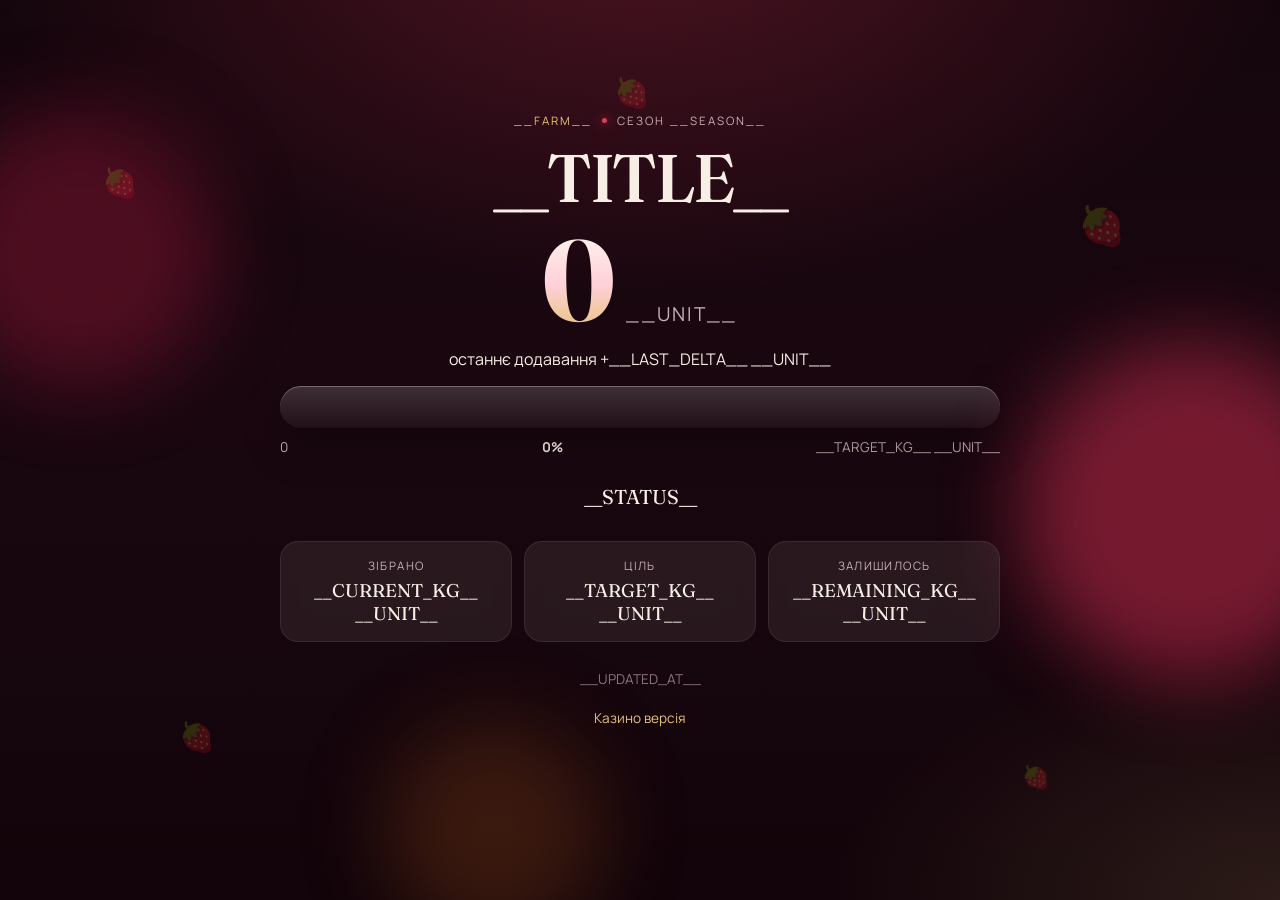
<file: site/index.html>
<!DOCTYPE html>
<html lang="uk">
  <head>
    <meta charset="utf-8" />
    <meta name="viewport" content="width=device-width, initial-scale=1" />
    <meta name="theme-color" content="#1a0710" />
    <meta name="description" content="__FARM__ — прогрес збору малини, сезон __SEASON__" />
    <title>__TITLE__ · __FARM__</title>
    <link rel="icon" href="./favicon.svg" type="image/svg+xml" />
    <link rel="icon" href="./favicon.png" type="image/png" sizes="32x32" />
    <link rel="apple-touch-icon" href="./apple-touch-icon.png" />
    <link rel="preconnect" href="https://fonts.googleapis.com" />
    <link rel="preconnect" href="https://fonts.gstatic.com" crossorigin />
    <link
      href="https://fonts.googleapis.com/css2?family=Fraunces:opsz,wght@9..144,560;9..144,720&family=Manrope:wght@400;600;700&display=swap"
      rel="stylesheet"
    />
    <link rel="stylesheet" href="./styles.css" />
    <script>
      document.documentElement.classList.add("js");
    </script>
    <style>
      :root {
        --progress: __PROGRESS__;
        --progress-ratio: __PROGRESS_RATIO__;
      }
    </style>
  </head>
  <body class="__DONE_CLASS__">
    <div class="atmosphere" aria-hidden="true">
      <span class="orb orb-a"></span>
      <span class="orb orb-b"></span>
      <span class="orb orb-c"></span>
      <span class="berry berry-1">🍓</span>
      <span class="berry berry-2">🍓</span>
      <span class="berry berry-3">🍓</span>
      <span class="berry berry-4">🍓</span>
      <span class="berry berry-5">🍓</span>
    </div>

    <main class="stage">
      <p class="kicker">
        <span class="kicker__farm">__FARM__</span>
        <span class="kicker__dot"></span>
        <span>Сезон __SEASON__</span>
      </p>

      <h1>__TITLE__</h1>

      <p class="hero">
        <span
          class="hero__value"
          data-current="__CURRENT_KG_RAW__"
          data-target="__TARGET_KG_RAW__"
        >0</span>
        <span class="hero__unit">__UNIT__</span>
      </p>

      <p class="__DELTA_CLASS__">останнє додавання +__LAST_DELTA__ __UNIT__</p>

      <section
        class="vessel"
        role="progressbar"
        aria-label="Прогрес збору малини"
        aria-valuemin="0"
        aria-valuemax="__TARGET_KG_RAW__"
        aria-valuenow="__CURRENT_KG_RAW__"
        aria-valuetext="__CURRENT_KG__ з __TARGET_KG__ __UNIT__"
      >
        <div class="vessel__glass">
          <div class="vessel__fill">
            <div class="vessel__juice">
              <span class="vessel__sheen"></span>
              <span class="vessel__seeds"></span>
              <span class="bubble b1"></span>
              <span class="bubble b2"></span>
              <span class="bubble b3"></span>
            </div>
          </div>
        </div>
        <div class="vessel__meta">
          <span>0</span>
          <strong data-percent="__PERCENT_RAW__">0%</strong>
          <span>__TARGET_KG__ __UNIT__</span>
        </div>
      </section>

      <p class="status">__STATUS__</p>

      <dl class="stats">
        <div>
          <dt>Зібрано</dt>
          <dd>__CURRENT_KG__ __UNIT__</dd>
        </div>
        <div>
          <dt>Ціль</dt>
          <dd>__TARGET_KG__ __UNIT__</dd>
        </div>
        <div>
          <dt>Залишилось</dt>
          <dd>__REMAINING_KG__ __UNIT__</dd>
        </div>
      </dl>

      <p class="updated">__UPDATED_AT__</p>
      <p class="alt-link"><a href="./casino/">Казино версія</a></p>
    </main>

    <script src="./app.js"></script>
  </body>
</html>
</file>
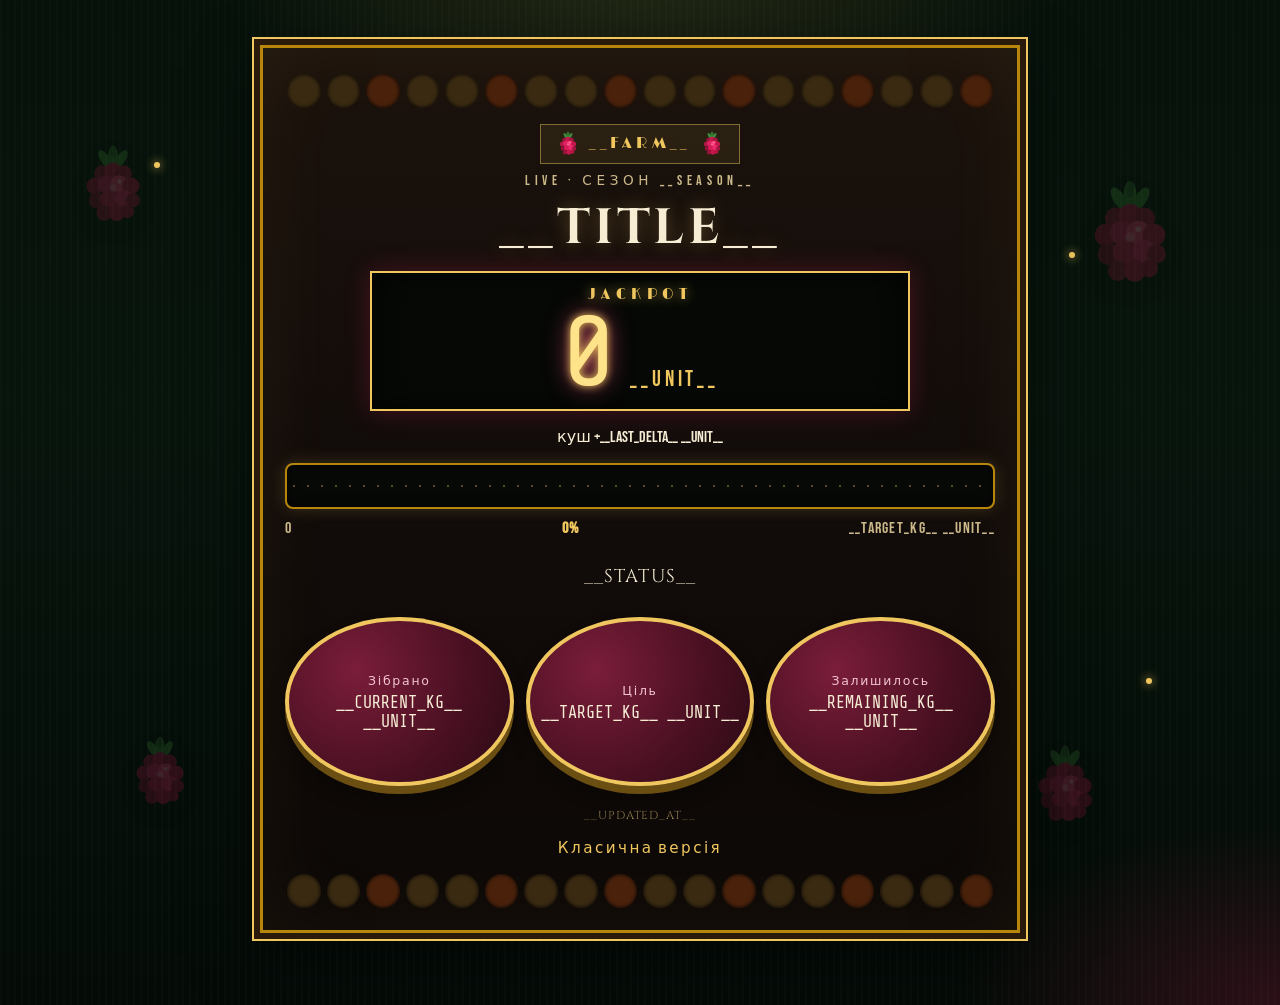
<file: site/casino/index.html>
<!DOCTYPE html>
<html lang="uk">
  <head>
    <meta charset="utf-8" />
    <meta name="viewport" content="width=device-width, initial-scale=1" />
    <meta name="theme-color" content="#070d08" />
    <meta name="description" content="__FARM__ — прогрес збору малини, сезон __SEASON__" />
    <title>__TITLE__ · __FARM__</title>
    <link rel="icon" href="./favicon.svg" type="image/svg+xml" />
    <link rel="icon" href="./favicon.png" type="image/png" sizes="32x32" />
    <link rel="apple-touch-icon" href="./apple-touch-icon.png" />
    <link rel="preconnect" href="https://fonts.googleapis.com" />
    <link rel="preconnect" href="https://fonts.gstatic.com" crossorigin />
    <link
      href="https://fonts.googleapis.com/css2?family=Bebas+Neue&family=Cinzel:wght@600;700&family=Limelight&family=Share+Tech+Mono&display=swap"
      rel="stylesheet"
    />
    <link rel="stylesheet" href="./styles.css" />
    <script>
      document.documentElement.classList.add("js");
    </script>
    <style>
      :root {
        --progress: __PROGRESS__;
        --progress-ratio: __PROGRESS_RATIO__;
      }
    </style>
  </head>
  <body class="__DONE_CLASS__">
    <svg width="0" height="0" class="svg-defs" aria-hidden="true">
      <symbol id="raspberry" viewBox="0 0 80 92">
        <g fill="#3f8a3a">
          <ellipse cx="40" cy="13" rx="5.5" ry="12" />
          <ellipse cx="31" cy="16" rx="5" ry="11" transform="rotate(-32 31 16)" />
          <ellipse cx="49" cy="16" rx="5" ry="11" transform="rotate(32 49 16)" />
          <ellipse cx="40" cy="8" rx="3.2" ry="7" fill="#2f6b2c" />
        </g>
        <g>
          <circle cx="28" cy="32" r="9" fill="#9b123c" />
          <circle cx="40" cy="30" r="10" fill="#c4184d" />
          <circle cx="52" cy="32" r="9" fill="#a81442" />
          <circle cx="20" cy="46" r="9.5" fill="#b11645" />
          <circle cx="33" cy="44" r="10" fill="#e02363" />
          <circle cx="47" cy="44" r="10" fill="#ff3b78" />
          <circle cx="60" cy="46" r="9.5" fill="#c4184d" />
          <circle cx="22" cy="62" r="9" fill="#8f1038" />
          <circle cx="36" cy="60" r="10.5" fill="#d61d58" />
          <circle cx="52" cy="60" r="10" fill="#f02a6c" />
          <circle cx="62" cy="62" r="8" fill="#a81442" />
          <circle cx="30" cy="76" r="8.5" fill="#9b123c" />
          <circle cx="44" cy="76" r="9" fill="#c4184d" />
          <circle cx="56" cy="74" r="7.5" fill="#b11645" />
          <circle cx="40" cy="48" r="4" fill="#ffd0de" opacity="0.35" />
          <circle cx="47" cy="41" r="2.4" fill="#fff5f8" opacity="0.45" />
        </g>
      </symbol>
    </svg>

    <div class="felt" aria-hidden="true">
      <span class="spark s1"></span>
      <span class="spark s2"></span>
      <span class="spark s3"></span>
      <span class="spark s4"></span>
      <svg class="float-berry b1"><use href="#raspberry" /></svg>
      <svg class="float-berry b2"><use href="#raspberry" /></svg>
      <svg class="float-berry b3"><use href="#raspberry" /></svg>
      <svg class="float-berry b4"><use href="#raspberry" /></svg>
      <svg class="float-berry b5"><use href="#raspberry" /></svg>
    </div>

    <main class="cabinet">
      <div class="marquee marquee-top" aria-hidden="true">
        <span></span><span></span><span></span><span></span><span></span><span></span>
        <span></span><span></span><span></span><span></span><span></span><span></span>
        <span></span><span></span><span></span><span></span><span></span><span></span>
      </div>

      <p class="plaque">
        <svg class="plaque__berry"><use href="#raspberry" /></svg>
        <span>__FARM__</span>
        <svg class="plaque__berry"><use href="#raspberry" /></svg>
      </p>

      <p class="kicker">LIVE · СЕЗОН __SEASON__</p>
      <h1>__TITLE__</h1>

      <div class="jackpot">
        <p class="jackpot__label">JACKPOT</p>
        <p class="hero">
          <span
            class="hero__value"
            data-current="__CURRENT_KG_RAW__"
            data-target="__TARGET_KG_RAW__"
          >0</span>
          <span class="hero__unit">__UNIT__</span>
        </p>
      </div>

      <p class="__DELTA_CLASS__">куш +__LAST_DELTA__ __UNIT__</p>

      <section
        class="vessel"
        role="progressbar"
        aria-label="Прогрес збору малини"
        aria-valuemin="0"
        aria-valuemax="__TARGET_KG_RAW__"
        aria-valuenow="__CURRENT_KG_RAW__"
        aria-valuetext="__CURRENT_KG__ з __TARGET_KG__ __UNIT__"
      >
        <div class="vessel__glass">
          <div class="vessel__lights" aria-hidden="true"></div>
          <div class="vessel__fill">
            <div class="vessel__juice">
              <span class="vessel__sheen"></span>
            </div>
          </div>
        </div>
        <div class="vessel__meta">
          <span>0</span>
          <strong data-percent="__PERCENT_RAW__">0%</strong>
          <span>__TARGET_KG__ __UNIT__</span>
        </div>
      </section>

      <p class="status">__STATUS__</p>

      <dl class="stats">
        <div>
          <dt>Зібрано</dt>
          <dd>__CURRENT_KG__ __UNIT__</dd>
        </div>
        <div>
          <dt>Ціль</dt>
          <dd>__TARGET_KG__ __UNIT__</dd>
        </div>
        <div>
          <dt>Залишилось</dt>
          <dd>__REMAINING_KG__ __UNIT__</dd>
        </div>
      </dl>

      <p class="updated">__UPDATED_AT__</p>
      <p class="alt-link"><a href="../">Класична версія</a></p>

      <div class="marquee marquee-bottom" aria-hidden="true">
        <span></span><span></span><span></span><span></span><span></span><span></span>
        <span></span><span></span><span></span><span></span><span></span><span></span>
        <span></span><span></span><span></span><span></span><span></span><span></span>
      </div>
    </main>

    <script src="./app.js"></script>
  </body>
</html>
</file>
<file: site/styles.css>
:root {
  --progress: 0%;
  --wine: #1a0710;
  --wine-soft: #2a0d18;
  --berry: #e23b5b;
  --berry-deep: #9b1d38;
  --gold: #e8c37a;
  --cream: #f7efe6;
  --muted: #c9b0b6;
  --glass: rgba(255, 247, 240, 0.08);
}

* {
  box-sizing: border-box;
}

html,
body {
  margin: 0;
  min-height: 100%;
}

body {
  font-family: Manrope, system-ui, sans-serif;
  color: var(--cream);
  background:
    radial-gradient(1200px 700px at 50% -10%, rgba(226, 59, 91, 0.28), transparent 55%),
    radial-gradient(900px 500px at 100% 100%, rgba(232, 195, 122, 0.12), transparent 50%),
    linear-gradient(180deg, #14050c 0%, var(--wine) 42%, #12040a 100%);
  overflow-x: hidden;
}

.atmosphere {
  position: fixed;
  inset: 0;
  pointer-events: none;
  overflow: hidden;
}

.orb {
  position: absolute;
  border-radius: 50%;
  filter: blur(40px);
  opacity: 0.55;
}

.orb-a {
  width: 280px;
  height: 280px;
  left: -60px;
  top: 12%;
  background: #7a1430;
  animation: drift 16s ease-in-out infinite;
}

.orb-b {
  width: 340px;
  height: 340px;
  right: -80px;
  top: 38%;
  background: #c42b4c;
  animation: drift 22s ease-in-out infinite reverse;
}

.orb-c {
  width: 220px;
  height: 220px;
  left: 30%;
  bottom: -40px;
  background: #5a2a12;
  animation: drift 18s ease-in-out infinite;
}

.berry {
  position: absolute;
  font-size: 1.8rem;
  opacity: 0.22;
  filter: blur(0.2px);
  animation: float 9s ease-in-out infinite;
}

.berry-1 { left: 8%; top: 18%; animation-delay: 0s; }
.berry-2 { right: 12%; top: 22%; animation-delay: -2s; font-size: 2.4rem; }
.berry-3 { left: 14%; bottom: 16%; animation-delay: -4s; }
.berry-4 { right: 18%; bottom: 12%; animation-delay: -1s; font-size: 1.4rem; }
.berry-5 { left: 48%; top: 8%; animation-delay: -6s; }

.stage {
  position: relative;
  z-index: 1;
  width: min(720px, calc(100% - 32px));
  margin: 0 auto;
  padding: 12vh 0 8vh;
  text-align: center;
}

.kicker {
  display: inline-flex;
  align-items: center;
  gap: 10px;
  margin: 0 0 18px;
  color: var(--muted);
  letter-spacing: 0.18em;
  text-transform: uppercase;
  font-size: 0.72rem;
}

.kicker__farm {
  color: var(--gold);
}

.kicker__dot {
  width: 5px;
  height: 5px;
  border-radius: 50%;
  background: var(--berry);
  box-shadow: 0 0 12px var(--berry);
}

h1 {
  margin: 0 0 8px;
  font-family: Fraunces, Georgia, serif;
  font-size: clamp(2.2rem, 6vw, 4.2rem);
  font-weight: 560;
  letter-spacing: -0.03em;
  line-height: 0.95;
}

.hero {
  display: flex;
  justify-content: center;
  align-items: baseline;
  gap: 10px;
  margin: 18px 0 8px;
}

.hero__value {
  font-family: Fraunces, Georgia, serif;
  font-size: clamp(3.6rem, 12vw, 7.2rem);
  font-weight: 720;
  line-height: 0.9;
  background: linear-gradient(180deg, #fff6ef 0%, #ffd0d8 55%, var(--gold) 100%);
  -webkit-background-clip: text;
  background-clip: text;
  color: transparent;
}

.hero__unit {
  color: var(--muted);
  font-size: 1.2rem;
  letter-spacing: 0.12em;
  text-transform: uppercase;
}

.delta {
  min-height: 1.4em;
  margin: 0 0 36px;
  color: #f3b3be;
  font-weight: 600;
}

.delta.is-hidden {
  visibility: hidden;
}

.vessel {
  text-align: left;
}

.vessel__glass {
  position: relative;
  height: 42px;
  padding: 5px;
  border-radius: 999px;
  background: linear-gradient(180deg, rgba(255, 255, 255, 0.16), rgba(255, 255, 255, 0.04));
  box-shadow:
    inset 0 1px 0 rgba(255, 255, 255, 0.28),
    0 18px 40px rgba(0, 0, 0, 0.28);
  overflow: hidden;
}

.vessel__fill {
  position: absolute;
  inset: 5px;
  border-radius: inherit;
  overflow: hidden;
  clip-path: inset(0 100% 0 0);
  will-change: clip-path;
  animation: pour 2.2s cubic-bezier(0.33, 0, 0.2, 1) forwards;
}

html.js .vessel__fill {
  animation: none;
}

.vessel__juice {
  width: 100%;
  height: 100%;
  border-radius: inherit;
  overflow: hidden;
  background:
    linear-gradient(90deg, var(--berry-deep), var(--berry) 55%, #ff6f86);
  box-shadow: 0 0 24px rgba(226, 59, 91, 0.55);
}

.vessel__sheen {
  position: absolute;
  inset: 0;
  background: linear-gradient(
    110deg,
    transparent 20%,
    rgba(255, 255, 255, 0.28) 45%,
    transparent 65%
  );
  background-size: 220% 100%;
  animation: shimmer 2.8s ease-in-out infinite;
}

.vessel__seeds {
  position: absolute;
  inset: 0;
  background-image: radial-gradient(circle, rgba(80, 8, 22, 0.35) 1.2px, transparent 1.6px);
  background-size: 14px 10px;
  opacity: 0.7;
}

.bubble {
  position: absolute;
  bottom: -6px;
  width: 8px;
  height: 8px;
  border-radius: 50%;
  background: rgba(255, 255, 255, 0.45);
  animation: rise 2.8s ease-in infinite;
}

.b1 { left: 18%; animation-delay: 0s; }
.b2 { left: 46%; width: 6px; height: 6px; animation-delay: 0.7s; }
.b3 { left: 72%; animation-delay: 1.3s; }

.vessel__meta {
  display: flex;
  justify-content: space-between;
  margin-top: 10px;
  color: var(--muted);
  font-size: 0.85rem;
}

.vessel__meta strong {
  color: var(--cream);
}

.status {
  margin: 28px 0 0;
  font-family: Fraunces, Georgia, serif;
  font-size: 1.25rem;
}

body.is-done .status {
  color: var(--gold);
}

body.is-done .vessel__juice {
  box-shadow: 0 0 36px rgba(232, 195, 122, 0.55);
}

.stats {
  display: grid;
  grid-template-columns: repeat(3, 1fr);
  gap: 12px;
  margin: 32px 0 0;
  padding: 0;
}

.stats div {
  padding: 16px 10px;
  border-radius: 18px;
  background: var(--glass);
  border: 1px solid rgba(255, 255, 255, 0.08);
  backdrop-filter: blur(12px);
}

dt {
  margin: 0 0 6px;
  color: var(--muted);
  font-size: 0.72rem;
  letter-spacing: 0.12em;
  text-transform: uppercase;
}

dd {
  margin: 0;
  font-family: Fraunces, Georgia, serif;
  font-size: 1.15rem;
}

.updated {
  margin: 28px 0 0;
  color: #8f7380;
  font-size: 0.85rem;
}

.alt-link {
  margin: 18px 0 0;
}

.alt-link a {
  color: var(--gold);
  text-decoration: none;
  font-size: 0.85rem;
}

.alt-link a:hover {
  text-decoration: underline;
}

@keyframes pour {
  from { clip-path: inset(0 100% 0 0); }
  to { clip-path: inset(0 calc(100% - var(--progress)) 0 0); }
}

@keyframes shimmer {
  0% { background-position: 120% 0; }
  100% { background-position: -40% 0; }
}

@keyframes rise {
  0% { transform: translateY(0); opacity: 0; }
  20% { opacity: 0.8; }
  100% { transform: translateY(-28px); opacity: 0; }
}

@keyframes float {
  0%, 100% { transform: translateY(0) rotate(-8deg); }
  50% { transform: translateY(-18px) rotate(8deg); }
}

@keyframes drift {
  0%, 100% { transform: translate(0, 0); }
  50% { transform: translate(24px, -18px); }
}

@media (max-width: 640px) {
  .stage {
    padding-top: 8vh;
  }

  .stats {
    grid-template-columns: 1fr;
  }
}

@media (prefers-reduced-motion: reduce) {
  .vessel__fill,
  .vessel__sheen,
  .bubble,
  .berry,
  .orb {
    animation: none;
  }

  .vessel__fill {
    clip-path: inset(0 calc(100% - var(--progress)) 0 0);
  }
}
</file>
<file: site/casino/styles.css>
:root {
  --progress: 0%;
  --felt: #07140c;
  --felt-2: #0c2214;
  --gold: #f0c75e;
  --gold-deep: #b8860b;
  --raspberry: #e02363;
  --raspberry-deep: #8f1038;
  --neon: #ff4d88;
  --ivory: #f7edd4;
  --muted: #cbb98a;
}

* {
  box-sizing: border-box;
}

html,
body {
  margin: 0;
  min-height: 100%;
}

body {
  font-family: "Bebas Neue", system-ui, sans-serif;
  color: var(--ivory);
  background:
    radial-gradient(900px 480px at 50% -8%, rgba(240, 199, 94, 0.16), transparent 50%),
    radial-gradient(700px 400px at 100% 100%, rgba(224, 35, 99, 0.18), transparent 46%),
    repeating-linear-gradient(
      90deg,
      rgba(255, 255, 255, 0.015) 0 2px,
      transparent 2px 7px
    ),
    linear-gradient(180deg, #06110a 0%, var(--felt) 40%, #040b07 100%);
  overflow-x: hidden;
}

.svg-defs {
  position: absolute;
}

.felt {
  position: fixed;
  inset: 0;
  pointer-events: none;
  overflow: hidden;
}

.spark {
  position: absolute;
  width: 6px;
  height: 6px;
  border-radius: 50%;
  background: var(--gold);
  box-shadow: 0 0 10px var(--gold);
  animation: twinkle 2.4s ease-in-out infinite;
}

.s1 { left: 12%; top: 18%; animation-delay: 0s; }
.s2 { right: 16%; top: 28%; animation-delay: 0.6s; }
.s3 { left: 22%; bottom: 18%; animation-delay: 1.1s; }
.s4 { right: 10%; bottom: 24%; animation-delay: 1.7s; }

.float-berry {
  position: absolute;
  width: 72px;
  height: 84px;
  opacity: 0.22;
  filter: drop-shadow(0 8px 12px rgba(0, 0, 0, 0.35));
  animation: float 8s ease-in-out infinite;
}

.b1 { left: 6%; top: 16%; animation-delay: 0s; }
.b2 { right: 8%; top: 20%; width: 96px; height: 110px; animation-delay: -2s; }
.b3 { left: 10%; bottom: 10%; width: 64px; height: 74px; animation-delay: -4s; }
.b4 { right: 14%; bottom: 8%; animation-delay: -1s; }
.b5 { left: 46%; top: 4%; width: 52px; height: 60px; opacity: 0.16; animation-delay: -6s; }

.cabinet {
  position: relative;
  z-index: 1;
  width: min(760px, calc(100% - 24px));
  margin: 5vh auto 8vh;
  padding: 22px 22px 18px;
  text-align: center;
  background:
    linear-gradient(180deg, #1b120c 0%, #120c0a 48%, #0c0806 100%);
  border: 3px solid var(--gold-deep);
  box-shadow:
    0 0 0 6px #2a1a0c,
    0 0 0 8px var(--gold),
    0 24px 60px rgba(0, 0, 0, 0.55),
    inset 0 0 80px rgba(240, 199, 94, 0.06);
}

.marquee {
  display: grid;
  grid-template-columns: repeat(18, 1fr);
  gap: 6px;
  padding: 4px 2px 12px;
}

.marquee-bottom {
  padding: 16px 2px 4px;
}

.marquee span {
  aspect-ratio: 1;
  border-radius: 50%;
  background: #3a2a12;
  box-shadow: inset 0 0 4px #000;
  animation: bulb 1.05s linear infinite;
}

.marquee span:nth-child(3n) { animation-delay: 0.15s; background: #4a220c; }
.marquee span:nth-child(3n + 1) { animation-delay: 0.35s; }
.marquee span:nth-child(3n + 2) { animation-delay: 0.7s; }

body.is-done .marquee span,
body.is-spinning .marquee span {
  animation-duration: 0.35s;
}

.plaque {
  display: inline-flex;
  align-items: center;
  gap: 10px;
  margin: 4px 0 8px;
  padding: 6px 16px;
  color: var(--gold);
  font-family: Limelight, Cinzel, serif;
  letter-spacing: 0.28em;
  font-size: 0.95rem;
  border: 1px solid rgba(240, 199, 94, 0.45);
  background: rgba(240, 199, 94, 0.08);
}

.plaque__berry {
  width: 22px;
  height: 26px;
}

.kicker {
  margin: 0 0 6px;
  color: var(--muted);
  letter-spacing: 0.34em;
  font-size: 0.85rem;
}

h1 {
  margin: 0 0 10px;
  font-family: Cinzel, Georgia, serif;
  font-size: clamp(1.8rem, 5vw, 3.1rem);
  font-weight: 700;
  letter-spacing: 0.08em;
  text-transform: uppercase;
  color: var(--ivory);
  text-shadow: 0 0 18px rgba(240, 199, 94, 0.35);
}

.jackpot {
  margin: 8px auto 6px;
  padding: 14px 12px 10px;
  max-width: 540px;
  background: #050805;
  border: 2px solid var(--gold);
  box-shadow:
    inset 0 0 24px rgba(0, 0, 0, 0.8),
    0 0 24px rgba(224, 35, 99, 0.25);
}

.jackpot__label {
  margin: 0 0 4px;
  font-family: Limelight, serif;
  color: var(--gold);
  letter-spacing: 0.4em;
  font-size: 0.85rem;
  text-shadow: 0 0 12px rgba(240, 199, 94, 0.7);
  animation: neon 1.6s ease-in-out infinite;
}

.hero {
  display: flex;
  justify-content: center;
  align-items: baseline;
  gap: 10px;
  margin: 0;
}

.hero__value {
  font-family: "Share Tech Mono", ui-monospace, monospace;
  font-size: clamp(3.4rem, 11vw, 6.4rem);
  line-height: 0.9;
  letter-spacing: 0.04em;
  font-variant-numeric: tabular-nums;
  color: #ffe38a;
  text-shadow:
    0 0 8px #f0c75e,
    0 0 24px rgba(255, 77, 136, 0.7);
}

.hero__unit {
  color: var(--gold);
  font-size: 1.35rem;
  letter-spacing: 0.18em;
}

.delta {
  min-height: 1.3em;
  margin: 10px 0 22px;
  color: var(--neon);
  letter-spacing: 0.16em;
  font-size: 1.1rem;
}

.delta.is-hidden {
  visibility: hidden;
}

.vessel {
  text-align: left;
}

.vessel__glass {
  position: relative;
  height: 46px;
  padding: 6px;
  border-radius: 8px;
  background: #070907;
  border: 2px solid var(--gold-deep);
  box-shadow:
    inset 0 0 12px rgba(0, 0, 0, 0.8),
    0 0 16px rgba(240, 199, 94, 0.2);
  overflow: hidden;
}

.vessel__lights {
  position: absolute;
  inset: 0;
  pointer-events: none;
  background-image: radial-gradient(circle, var(--gold) 1.1px, transparent 1.4px);
  background-size: 14px 100%;
  opacity: 0.35;
  animation: chase 1.2s linear infinite;
}

.vessel__fill {
  position: absolute;
  inset: 6px;
  border-radius: 4px;
  overflow: hidden;
  clip-path: inset(0 100% 0 0);
  will-change: clip-path;
  animation: pour 2.2s cubic-bezier(0.33, 0, 0.2, 1) forwards;
}

html.js .vessel__fill {
  animation: none;
}

.vessel__juice {
  width: 100%;
  height: 100%;
  background:
    repeating-linear-gradient(
      90deg,
      var(--raspberry-deep) 0 10px,
      var(--raspberry) 10px 20px,
      var(--neon) 20px 22px
    );
  box-shadow: 0 0 18px rgba(255, 77, 136, 0.55);
}

.vessel__sheen {
  position: absolute;
  inset: 0;
  background: linear-gradient(
    110deg,
    transparent 20%,
    rgba(255, 255, 255, 0.28) 48%,
    transparent 70%
  );
  background-size: 220% 100%;
  animation: shimmer 2.4s linear infinite;
}

.vessel__meta {
  display: flex;
  justify-content: space-between;
  margin-top: 10px;
  color: var(--muted);
  font-size: 1rem;
  letter-spacing: 0.08em;
}

.vessel__meta strong {
  color: var(--gold);
}

.status {
  margin: 26px 0 0;
  font-family: Cinzel, Georgia, serif;
  font-size: 1.15rem;
  letter-spacing: 0.06em;
}

body.is-done .status {
  color: var(--gold);
  text-shadow: 0 0 16px rgba(240, 199, 94, 0.8);
}

body.is-done .jackpot {
  box-shadow:
    inset 0 0 24px rgba(0, 0, 0, 0.8),
    0 0 36px rgba(240, 199, 94, 0.55);
}

.stats {
  display: grid;
  grid-template-columns: repeat(3, 1fr);
  gap: 12px;
  margin: 28px 0 0;
  padding: 0;
}

.stats div {
  padding: 14px 8px 12px;
  border-radius: 50%;
  aspect-ratio: 1.35;
  display: flex;
  flex-direction: column;
  justify-content: center;
  background:
    radial-gradient(circle at 30% 30%, #7a1d3a, #4a1022 58%, #2a0a14);
  border: 4px solid var(--gold);
  box-shadow: 0 8px 0 #6b4e12, 0 12px 18px rgba(0, 0, 0, 0.35);
}

dt {
  margin: 0 0 4px;
  color: #f3c3d2;
  font-size: 0.78rem;
  letter-spacing: 0.14em;
}

dd {
  margin: 0;
  font-family: "Share Tech Mono", ui-monospace, monospace;
  font-size: 1.05rem;
  color: var(--ivory);
}

.updated {
  margin: 22px 0 0;
  color: #8d7a4e;
  font-family: Cinzel, serif;
  font-size: 0.72rem;
  letter-spacing: 0.08em;
}

.alt-link {
  margin: 16px 0 0;
}

.alt-link a {
  color: var(--gold);
  text-decoration: none;
  letter-spacing: 0.16em;
  font-size: 0.95rem;
}

.alt-link a:hover {
  text-decoration: underline;
}

@keyframes bulb {
  0%, 70%, 100% {
    background: #3a2a12;
    box-shadow: inset 0 0 4px #000;
  }
  35% {
    background: #ffe38a;
    box-shadow: 0 0 10px #f0c75e;
  }
}

@keyframes neon {
  0%, 100% { opacity: 1; }
  50% { opacity: 0.55; }
}

@keyframes chase {
  from { background-position: 0 0; }
  to { background-position: 14px 0; }
}

@keyframes pour {
  from { clip-path: inset(0 100% 0 0); }
  to { clip-path: inset(0 calc(100% - var(--progress)) 0 0); }
}

@keyframes shimmer {
  0% { background-position: 120% 0; }
  100% { background-position: -40% 0; }
}

@keyframes float {
  0%, 100% { transform: translateY(0) rotate(-8deg); }
  50% { transform: translateY(-16px) rotate(8deg); }
}

@keyframes twinkle {
  0%, 100% { opacity: 0.2; transform: scale(0.7); }
  50% { opacity: 1; transform: scale(1.2); }
}

@media (max-width: 640px) {
  .cabinet {
    padding: 16px 12px 12px;
  }

  .stats {
    grid-template-columns: 1fr;
  }

  .stats div {
    aspect-ratio: auto;
    border-radius: 18px;
  }
}

@media (prefers-reduced-motion: reduce) {
  .vessel__fill,
  .vessel__sheen,
  .vessel__lights,
  .float-berry,
  .spark,
  .marquee span,
  .jackpot__label {
    animation: none;
  }

  .vessel__fill {
    clip-path: inset(0 calc(100% - var(--progress)) 0 0);
  }
}
</file>
